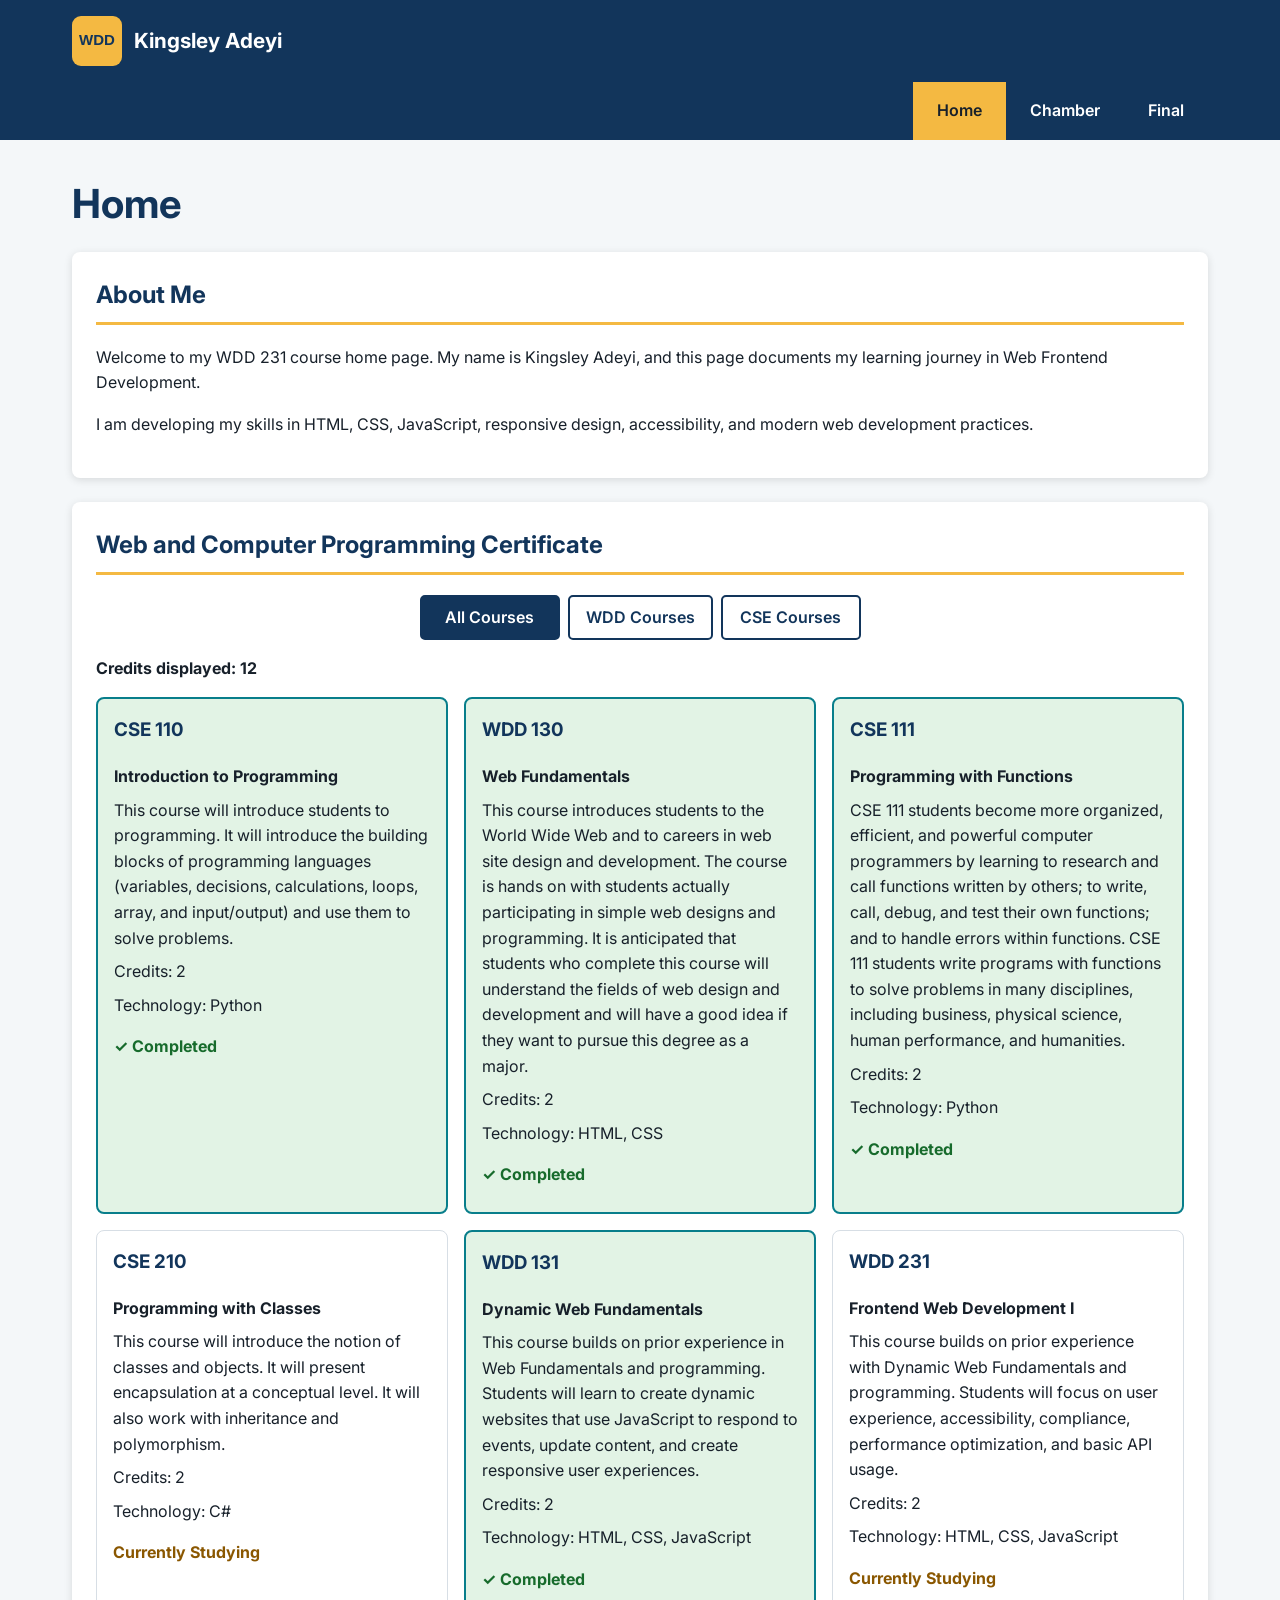
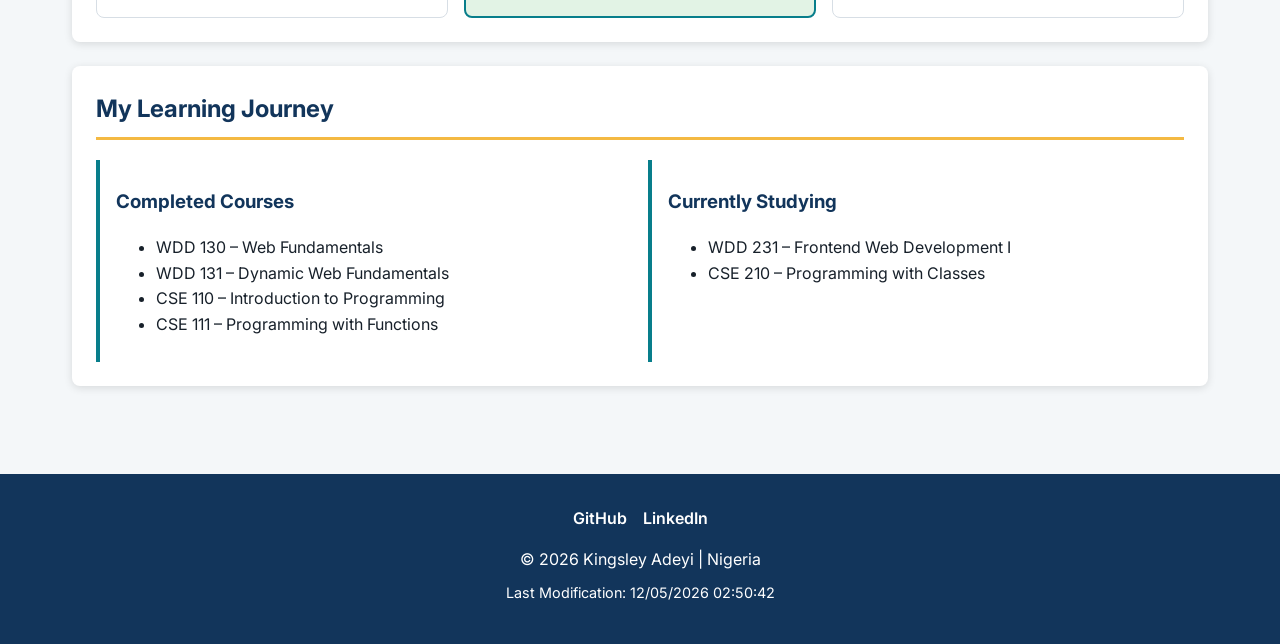
<file: index.html>
<!DOCTYPE html>
<html lang="en">
<head>
    <meta charset="UTF-8">
    <meta name="viewport" content="width=device-width, initial-scale=1.0">

    <title>WDD 231 | Web Frontend Development</title>

    <meta name="description"
        content="WDD 231 course home page for Web Frontend Development, featuring my courses, projects, and learning progress.">

    <meta name="author" content="Kingsley Adeyi">

    <!-- Open Graph / Social Media Meta Tags -->
    <meta property="og:title" content="WDD 231 | Web Frontend Development">
    <meta property="og:description"
        content="WDD 231 course home page featuring my courses, projects, and learning progress in Web Frontend Development.">
    <meta property="og:image"
        content="https://kingsleyadeyi.github.io/wdd231/images/logo.svg">
    <meta property="og:url"
        content="https://kingsleyadeyi.github.io/wdd231/">

    <link rel="preconnect" href="https://fonts.googleapis.com">
    <link rel="preconnect" href="https://fonts.gstatic.com" crossorigin>
    <link href="https://fonts.googleapis.com/css2?family=Inter:wght@400;500;600;700&display=swap"
        rel="stylesheet">

    <link rel="icon" href="favicon.ico">

    <link rel="stylesheet" href="styles/normalize.css">
    <link rel="stylesheet" href="styles/small.css">
    <link rel="stylesheet" href="styles/larger.css">

    <script src="scripts/navigation.js" defer></script>
    <script src="scripts/date.js" defer></script>
    <script src="scripts/courses.js" defer></script>
</head>

<body>

    <header>
        <div class="site-header">
            <a class="brand" href="index.html">
                <img src="images/logo.svg" alt="WDD 231 logo" width="50" height="50">
                <span>Kingsley Adeyi</span>
            </a>

            <button id="menu-button"
                    class="menu-button"
                    aria-label="Open navigation menu"
                    aria-expanded="false"
                    aria-controls="primary-nav">
                ☰
            </button>
        </div>

        <nav id="primary-nav" class="navigation">
            <a class="active" href="index.html">Home</a>
            <a href="#">Chamber</a>
            <a href="#">Final</a>
        </nav>
    </header>

    <main>
        <h1>Home</h1>

        <section class="about-section">
            <h2>About Me</h2>
            <p>
                Welcome to my WDD 231 course home page. My name is Kingsley Adeyi,
                and this page documents my learning journey in Web Frontend
                Development.
            </p>
            <p>
                I am developing my skills in HTML, CSS, JavaScript, responsive
                design, accessibility, and modern web development practices.
            </p>
        </section>

        <section class="certificate-section">
            <h2>Web and Computer Programming Certificate</h2>

            <div class="course-filters">
                <button id="all-courses" class="filter-button active-filter">
                    All Courses
                </button>

                <button id="wdd-courses" class="filter-button">
                    WDD Courses
                </button>

                <button id="cse-courses" class="filter-button">
                    CSE Courses
                </button>
            </div>

            <p class="credits">
                Credits displayed: <span id="credit-total">0</span>
            </p>

            <div id="course-container" class="course-container">
                <!-- Course cards are generated by JavaScript -->
            </div>
        </section>

        <section class="learning-section">
            <h2>My Learning Journey</h2>

            <div class="learning-grid">
                <div>
                    <h3>Completed Courses</h3>
                    <ul>
                        <li>WDD 130 – Web Fundamentals</li>
                        <li>WDD 131 – Dynamic Web Fundamentals</li>
                        <li>CSE 110 – Introduction to Programming</li>
                        <li>CSE 111 – Programming with Functions</li>
                    </ul>
                </div>

                <div>
                    <h3>Currently Studying</h3>
                    <ul>
                        <li>WDD 231 – Frontend Web Development I</li>
                        <li>CSE 210 – Programming with Classes</li>
                    </ul>
                </div>
            </div>
        </section>
    </main>

    <footer>
        <div class="social-links">
            <a href="https://github.com/kingsleyadeyi/wdd231"
                target="_blank"
                rel="noopener noreferrer">
                GitHub
            </a>

            <a href="https://www.linkedin.com/in/kingsley-adeyi"
                target="_blank"
                rel="noopener noreferrer">
                LinkedIn
            </a>
        </div>

        <p>
            &copy; <span id="currentyear"></span> Kingsley Adeyi | Nigeria
        </p>

        <p id="lastModified"></p>
    </footer>

</body>
</html>
</file>
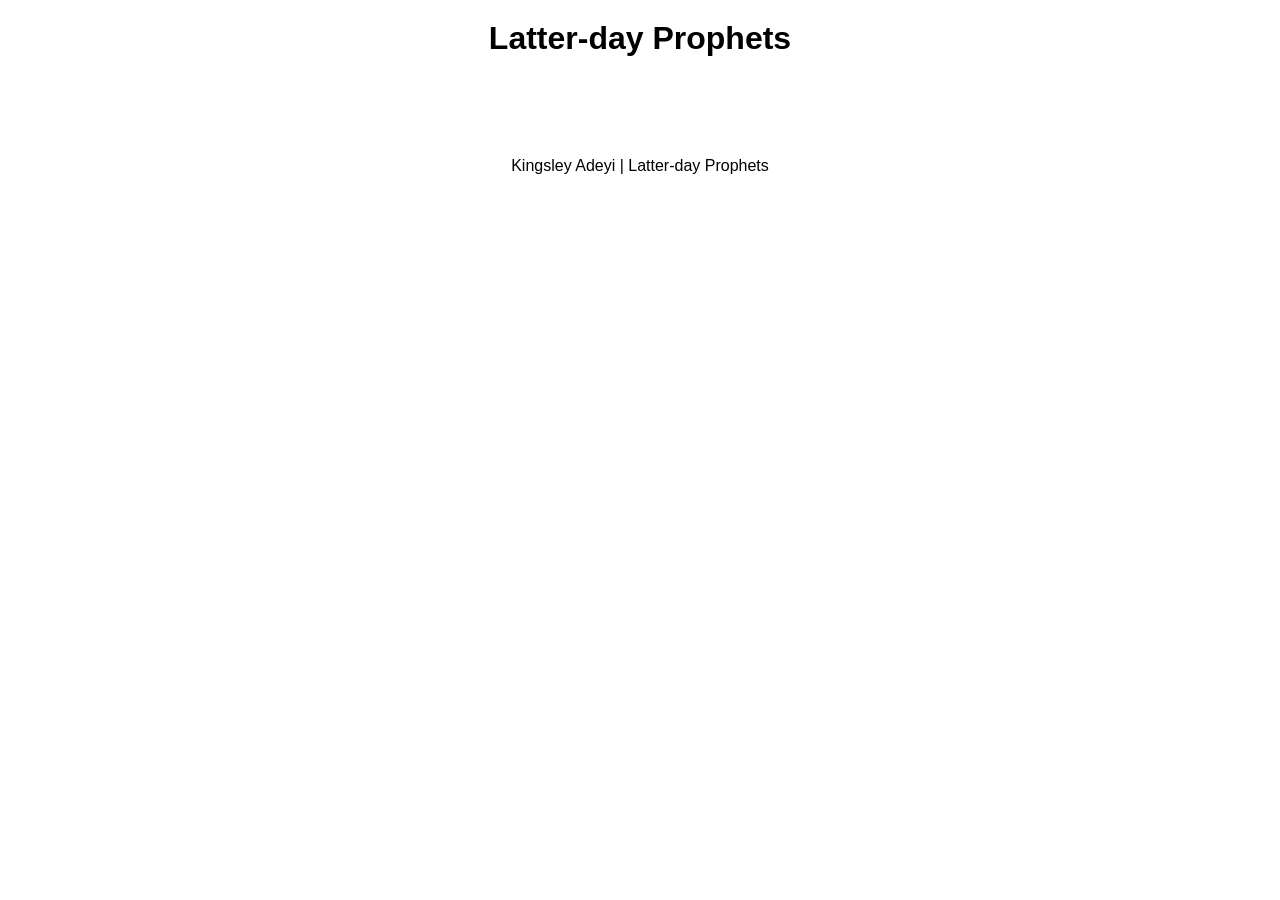
<file: prophets.html>
<!DOCTYPE html>
<html lang="en">
<head>
    <meta charset="UTF-8">
    <meta name="viewport" content="width=device-width, initial-scale=1.0">
    <title>Latter-day Prophets</title>
    <link rel="stylesheet" href="styles/prophets.css">
    <script src="scripts/prophets.js" defer></script>
</head>

<body>
    <header>
        <h1>Latter-day Prophets</h1>
    </header>

    <main>
        <div id="cards"></div>
    </main>

    <footer>
        Kingsley Adeyi | Latter-day Prophets
    </footer>
</body>
</html>
</file>
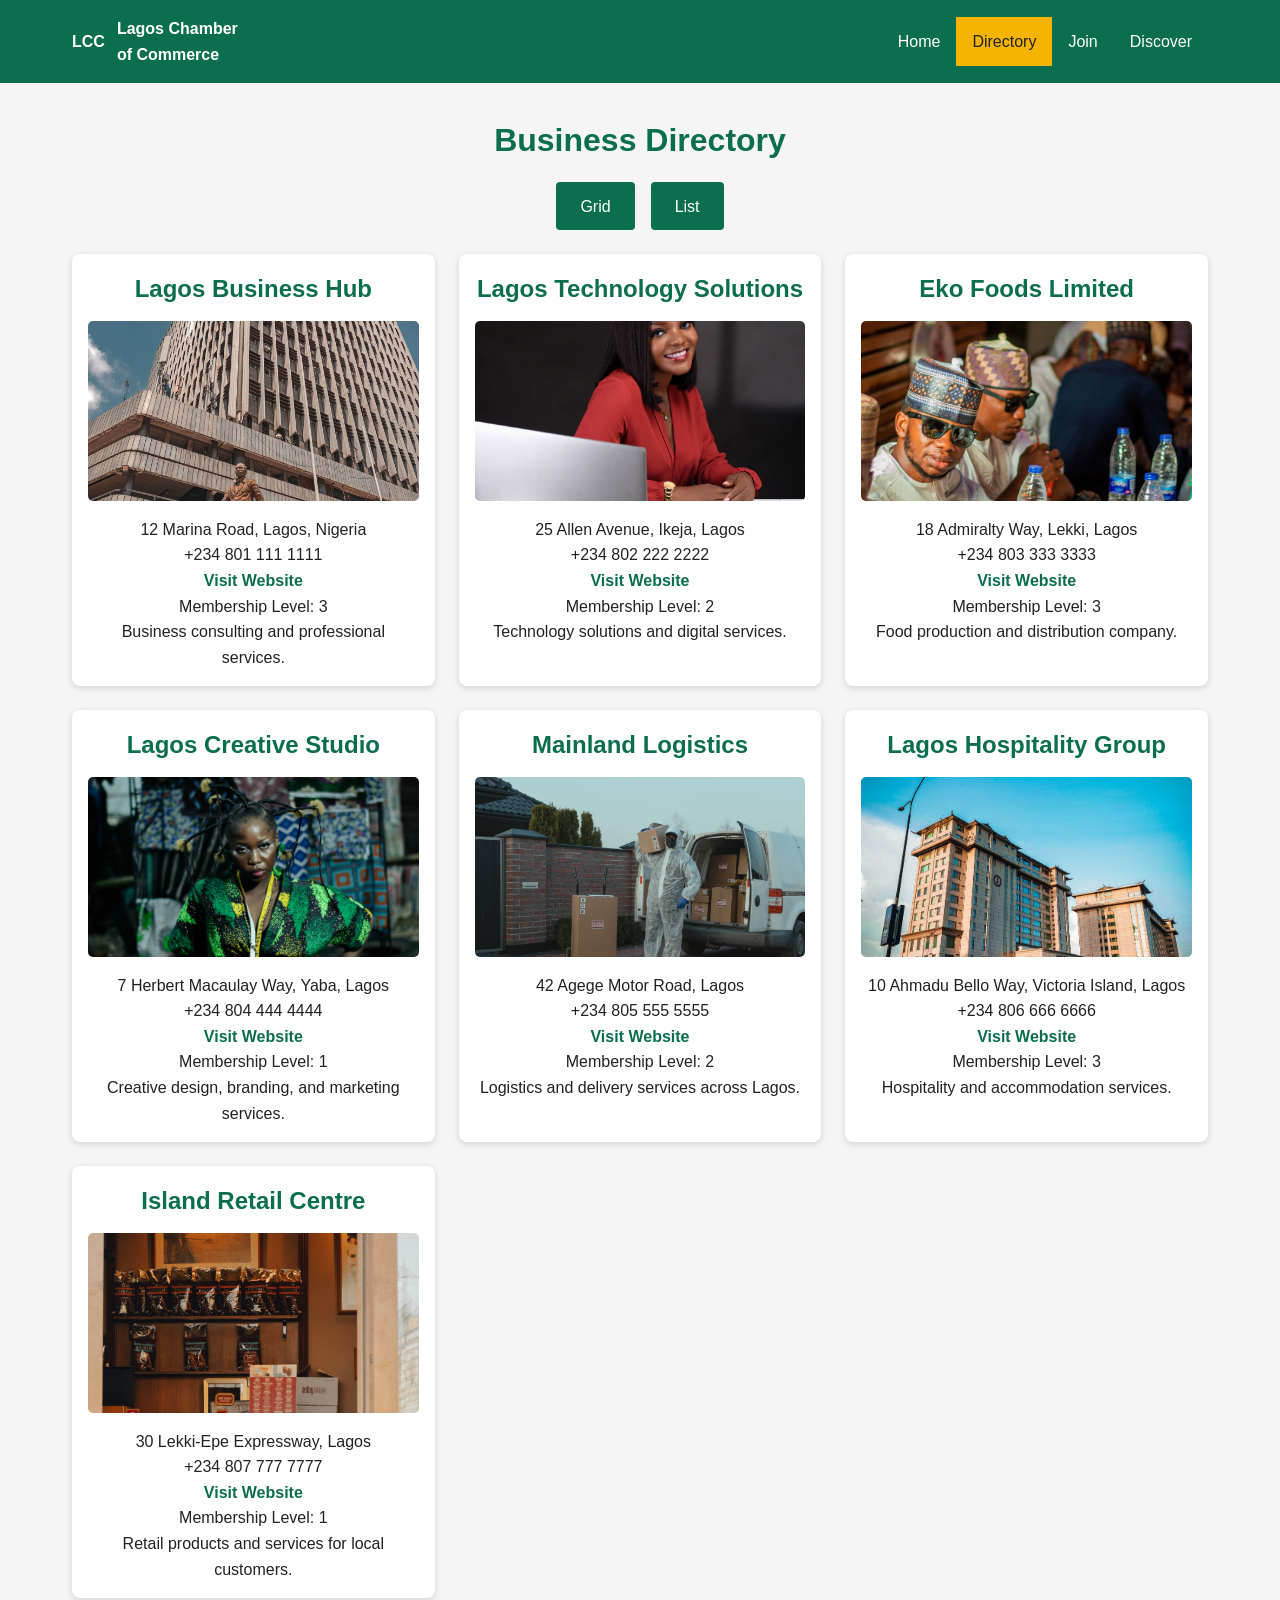
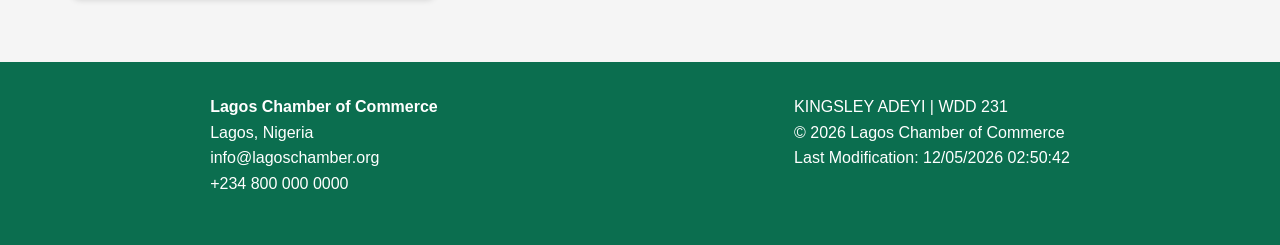
<file: chamber/directory.html>
<!DOCTYPE html>
<html lang="en">
<head>
    <meta charset="UTF-8">
    <meta name="viewport" content="width=device-width, initial-scale=1.0">

    <title>Lagos Chamber of Commerce | Business Directory</title>

    <meta name="description" content="Explore businesses and services in Lagos through the Lagos Chamber of Commerce business directory.">

    <meta name="author" content="Kingsley Adeyi">

    <!-- Open Graph -->
    <meta property="og:title" content="Lagos Chamber of Commerce | Business Directory">
    <meta property="og:description" content="Explore businesses and services in Lagos through the Lagos Chamber of Commerce business directory.">
    <meta property="og:image" content="https://kingsleyadeyi.github.io/wdd231/chamber/images/business1.jpg">
    <meta property="og:url" content="https://kingsleyadeyi.github.io/wdd231/chamber/directory.html">

    <!-- Favicon -->
    <link rel="icon" href="images/business1.jpg">

    <!-- Google Fonts -->
    <link rel="preconnect" href="https://fonts.googleapis.com">
    <link rel="preconnect" href="https://fonts.gstatic.com" crossorigin>
    <link href="https://fonts.googleapis.com/css2?family=Inter:wght@400;500;600;700&display=swap" rel="stylesheet">

    <!-- CSS -->
    <link rel="stylesheet" href="styles/normalize.css">
    <link rel="stylesheet" href="styles/small.css">
    <link rel="stylesheet" href="styles/larger.css">

    <!-- JavaScript -->
    <script src="scripts/directory.js" defer></script>
</head>

<body>

<header>
    <div class="header-content">

        <a href="directory.html" class="logo-link">
            <span class="logo-symbol">LCC</span>
            <span>Lagos Chamber<br>of Commerce</span>
        </a>

        <button id="menu" aria-label="Open navigation menu">☰</button>

        <nav>
            <a href="index.html">Home</a>
            <a href="directory.html" class="active">Directory</a>
            <a href="join.html">Join</a>
            <a href="discover.html">Discover</a>
        </nav>

    </div>
</header>

<main>

    <h1>Business Directory</h1>

    <div class="view-buttons">
        <button id="grid">Grid</button>
        <button id="list">List</button>
    </div>

    <div id="members" class="grid-view"></div>

</main>

<footer>

    <div class="footer-contact">
        <strong>Lagos Chamber of Commerce</strong>
        <p>Lagos, Nigeria</p>
        <p>info@lagoschamber.org</p>
        <p>+234 800 000 0000</p>
    </div>

    <div class="footer-info">
        <p>KINGSLEY ADEYI | WDD 231</p>
        <p>© <span id="currentyear"></span> Lagos Chamber of Commerce</p>
        <p>Last Modification: <span id="lastModified"></span></p>
    </div>

</footer>

</body>
</html>
</file>
<file: styles/small.css>
/* ================================
   WDD 231 - Mobile First Styles
   ================================ */

:root {
    --primary-color: #12355b;
    --secondary-color: #087e8b;
    --accent-color: #f4b942;
    --light-color: #f4f7f9;
    --white: #ffffff;
    --dark-color: #17202a;
    --border-color: #d7dee5;
    --completed-color: #e2f3e5;
    --shadow: 0 2px 8px rgba(0, 0, 0, 0.12);
}

* {
    box-sizing: border-box;
}

body {
    font-family: "Inter", sans-serif;
    color: var(--dark-color);
    background-color: var(--light-color);
    line-height: 1.6;
    margin: 0;
}

header {
    background-color: var(--primary-color);
    color: var(--white);
}

.site-header {
    display: flex;
    align-items: center;
    justify-content: space-between;
    padding: 0.75rem 1rem;
}

.brand {
    display: flex;
    align-items: center;
    gap: 0.75rem;
    color: var(--white);
    text-decoration: none;
    font-weight: 700;
    font-size: 1.1rem;
}

.brand img {
    width: 50px;
    height: 50px;
}

.menu-button {
    background: transparent;
    border: none;
    color: var(--white);
    font-size: 2rem;
    cursor: pointer;
    padding: 0.25rem 0.5rem;
}

.navigation {
    display: none;
    flex-direction: column;
    background-color: #0b2744;
}

.navigation.open {
    display: flex;
}

.navigation a {
    color: var(--white);
    text-decoration: none;
    padding: 1rem;
    text-align: center;
    font-weight: 600;
    border-top: 1px solid rgba(255, 255, 255, 0.1);
}

.navigation a:hover,
.navigation a:focus {
    background-color: var(--secondary-color);
}

.navigation a.active {
    background-color: var(--accent-color);
    color: var(--dark-color);
}

main {
    width: 100%;
    max-width: 1200px;
    margin: 0 auto;
    padding: 1rem;
}

h1 {
    color: var(--primary-color);
    margin: 0 0 1rem;
    font-size: 2rem;
}

section {
    background-color: var(--white);
    margin-bottom: 1.5rem;
    padding: 1rem;
    border-radius: 8px;
    box-shadow: var(--shadow);
}

section h2 {
    margin-top: 0;
    color: var(--primary-color);
    border-bottom: 3px solid var(--accent-color);
    padding-bottom: 0.5rem;
}

.course-filters {
    display: flex;
    flex-direction: column;
    gap: 0.5rem;
    margin: 1rem 0;
}

.filter-button {
    border: 2px solid var(--primary-color);
    background-color: var(--white);
    color: var(--primary-color);
    padding: 0.7rem 1rem;
    border-radius: 5px;
    font-weight: 600;
    cursor: pointer;
}

.filter-button:hover,
.filter-button:focus {
    background-color: var(--secondary-color);
    color: var(--white);
}

.filter-button.active-filter {
    background-color: var(--primary-color);
    color: var(--white);
}

.credits {
    font-weight: 700;
    margin-bottom: 1rem;
}

.course-container {
    display: grid;
    grid-template-columns: 1fr;
    gap: 1rem;
}

.course-card {
    border: 1px solid var(--border-color);
    border-radius: 8px;
    padding: 1rem;
    background-color: var(--white);
}

.course-card.completed {
    background-color: var(--completed-color);
    border: 2px solid var(--secondary-color);
}

.course-card h3 {
    margin-top: 0;
    color: var(--primary-color);
}

.course-card p {
    margin: 0.5rem 0;
}

.course-status {
    display: inline-block;
    font-weight: 700;
    margin-top: 0.5rem;
}

.completed .course-status {
    color: #176b2c;
}

.in-progress .course-status {
    color: #8a5700;
}

.learning-grid {
    display: grid;
    grid-template-columns: 1fr;
    gap: 1rem;
}

.learning-grid > div {
    border-left: 4px solid var(--secondary-color);
    padding: 0.5rem 1rem;
}

.learning-grid h3 {
    color: var(--primary-color);
}

footer {
    background-color: var(--primary-color);
    color: var(--white);
    text-align: center;
    padding: 1.5rem 1rem;
    margin-top: 2rem;
}

.social-links {
    display: flex;
    justify-content: center;
    flex-wrap: wrap;
    gap: 1rem;
    margin-bottom: 1rem;
}

.social-links a {
    color: var(--white);
    text-decoration: none;
    font-weight: 600;
}

.social-links a:hover,
.social-links a:focus {
    color: var(--accent-color);
    text-decoration: underline;
}

footer p {
    margin: 0.5rem 0;
}

#lastModified {
    font-size: 0.9rem;
}
</file>
<file: styles/larger.css>
/* ================================
   WDD 231 - Larger Screen Styles
   ================================ */

@media screen and (min-width: 700px) {

    .site-header {
        max-width: 1200px;
        margin: 0 auto;
        padding: 1rem 2rem;
    }

    .brand {
        font-size: 1.3rem;
    }

    .menu-button {
        display: none;
    }

    .navigation {
        display: flex;
        flex-direction: row;
        justify-content: flex-end;
        max-width: 1200px;
        margin: 0 auto;
        background-color: transparent;
        padding: 0 2rem;
    }

    .navigation a {
        border-top: none;
        padding: 1rem 1.5rem;
        transition: background-color 0.2s ease, color 0.2s ease;
    }

    main {
        padding: 2rem;
    }

    h1 {
        font-size: 2.5rem;
    }

    section {
        padding: 1.5rem;
    }

    .course-filters {
        flex-direction: row;
        justify-content: center;
    }

    .filter-button {
        min-width: 140px;
    }

    .course-container {
        grid-template-columns: repeat(2, 1fr);
    }

    .learning-grid {
        grid-template-columns: repeat(2, 1fr);
    }

    footer {
        padding: 2rem;
    }
}

@media screen and (min-width: 1000px) {

    .course-container {
        grid-template-columns: repeat(3, 1fr);
    }

    .about-section {
        max-width: 100%;
    }
}
</file>
<file: styles/prophets.css>
body {
    font-family: Arial, sans-serif;
    margin: 0;
    text-align: center;
}

header {
    padding: 20px;
}

h1 {
    margin: 0;
}

#cards {
    display: grid;
    grid-template-columns: repeat(auto-fit, minmax(300px, 1fr));
    gap: 20px;
    padding: 20px;
    max-width: 1200px;
    margin: 0 auto;
}

section {
    border: 1px solid #ccc;
    padding: 15px;
    border-radius: 8px;
}

section h2 {
    margin-top: 0;
}

img {
    max-width: 100%;
    height: auto;
}

footer {
    padding: 20px;
    margin-top: 20px;
}
</file>
<file: chamber/styles/small.css>
/* Small screen styles */

body {
    font-family: Arial, sans-serif;
    background-color: #f5f5f5;
    color: #222;
    line-height: 1.6;
}

header {
    background-color: #0b6e4f;
    color: white;
}

.header-content {
    max-width: 1200px;
    margin: 0 auto;
    padding: 1rem;
    display: flex;
    align-items: center;
    justify-content: space-between;
}

.logo-link {
    display: flex;
    align-items: center;
    gap: 0.75rem;
    color: white;
    font-weight: bold;
}

.logo-link img {
    width: 50px;
    height: 50px;
}

#menu {
    background: none;
    border: none;
    color: white;
    font-size: 2rem;
    cursor: pointer;
}

nav {
    display: none;
    flex-direction: column;
    width: 100%;
}

nav.open {
    display: flex;
}

nav a {
    color: white;
    padding: 0.75rem;
    text-align: center;
}

nav a:hover,
nav a.active {
    background-color: #f4b400;
    color: #222;
}

main {
    max-width: 1200px;
    margin: 0 auto;
    padding: 1.5rem;
}

h1 {
    text-align: center;
    color: #0b6e4f;
    margin-bottom: 1rem;
}

.view-buttons {
    display: flex;
    justify-content: center;
    gap: 1rem;
    margin-bottom: 1.5rem;
}

.view-buttons button {
    padding: 0.7rem 1.5rem;
    border: none;
    background-color: #0b6e4f;
    color: white;
    cursor: pointer;
    border-radius: 4px;
}

.view-buttons button:hover {
    background-color: #f4b400;
    color: #222;
}

.grid-view {
    display: grid;
    grid-template-columns: 1fr;
    gap: 1.5rem;
}

.grid-view section,
.list-view section {
    background-color: white;
    padding: 1rem;
    border-radius: 8px;
    box-shadow: 0 2px 6px rgba(0, 0, 0, 0.15);
}

.grid-view section {
    text-align: center;
}

.grid-view img {
    width: 100%;
    height: 180px;
    object-fit: cover;
    margin: 0 auto 1rem;
    border-radius: 5px;
}

section h2 {
    color: #0b6e4f;
    margin-bottom: 0.75rem;
}

section a {
    color: #0b6e4f;
    font-weight: bold;
}

.list-view {
    display: flex;
    flex-direction: column;
    gap: 0.5rem;
}

.list-view section {
    display: grid;
    grid-template-columns: 1fr;
}

.list-view img {
    display: none;
}

footer {
    margin-top: 2rem;
    background-color: #0b6e4f;
    color: white;
    padding: 2rem 1rem;
    text-align: center;
}

.footer-contact,
.footer-info {
    margin-bottom: 1rem;
}
</file>
<file: chamber/styles/larger.css>
/* Larger screen styles */

@media (min-width: 768px) {

    .header-content {
        padding: 1rem 2rem;
    }

    #menu {
        display: none;
    }

    nav {
        display: flex;
        flex-direction: row;
        width: auto;
    }

    nav a {
        padding: 0.75rem 1rem;
    }

    .grid-view {
        grid-template-columns: repeat(3, 1fr);
    }

    .list-view section {
        grid-template-columns: 2fr 2fr 1fr 1fr;
        align-items: center;
        gap: 1rem;
    }

    footer {
        display: flex;
        justify-content: space-around;
        text-align: left;
        padding: 2rem;
    }
}

@media (min-width: 1100px) {

    .grid-view {
        grid-template-columns: repeat(3, 1fr);
    }

    main {
        padding: 2rem;
    }
}
</file>
